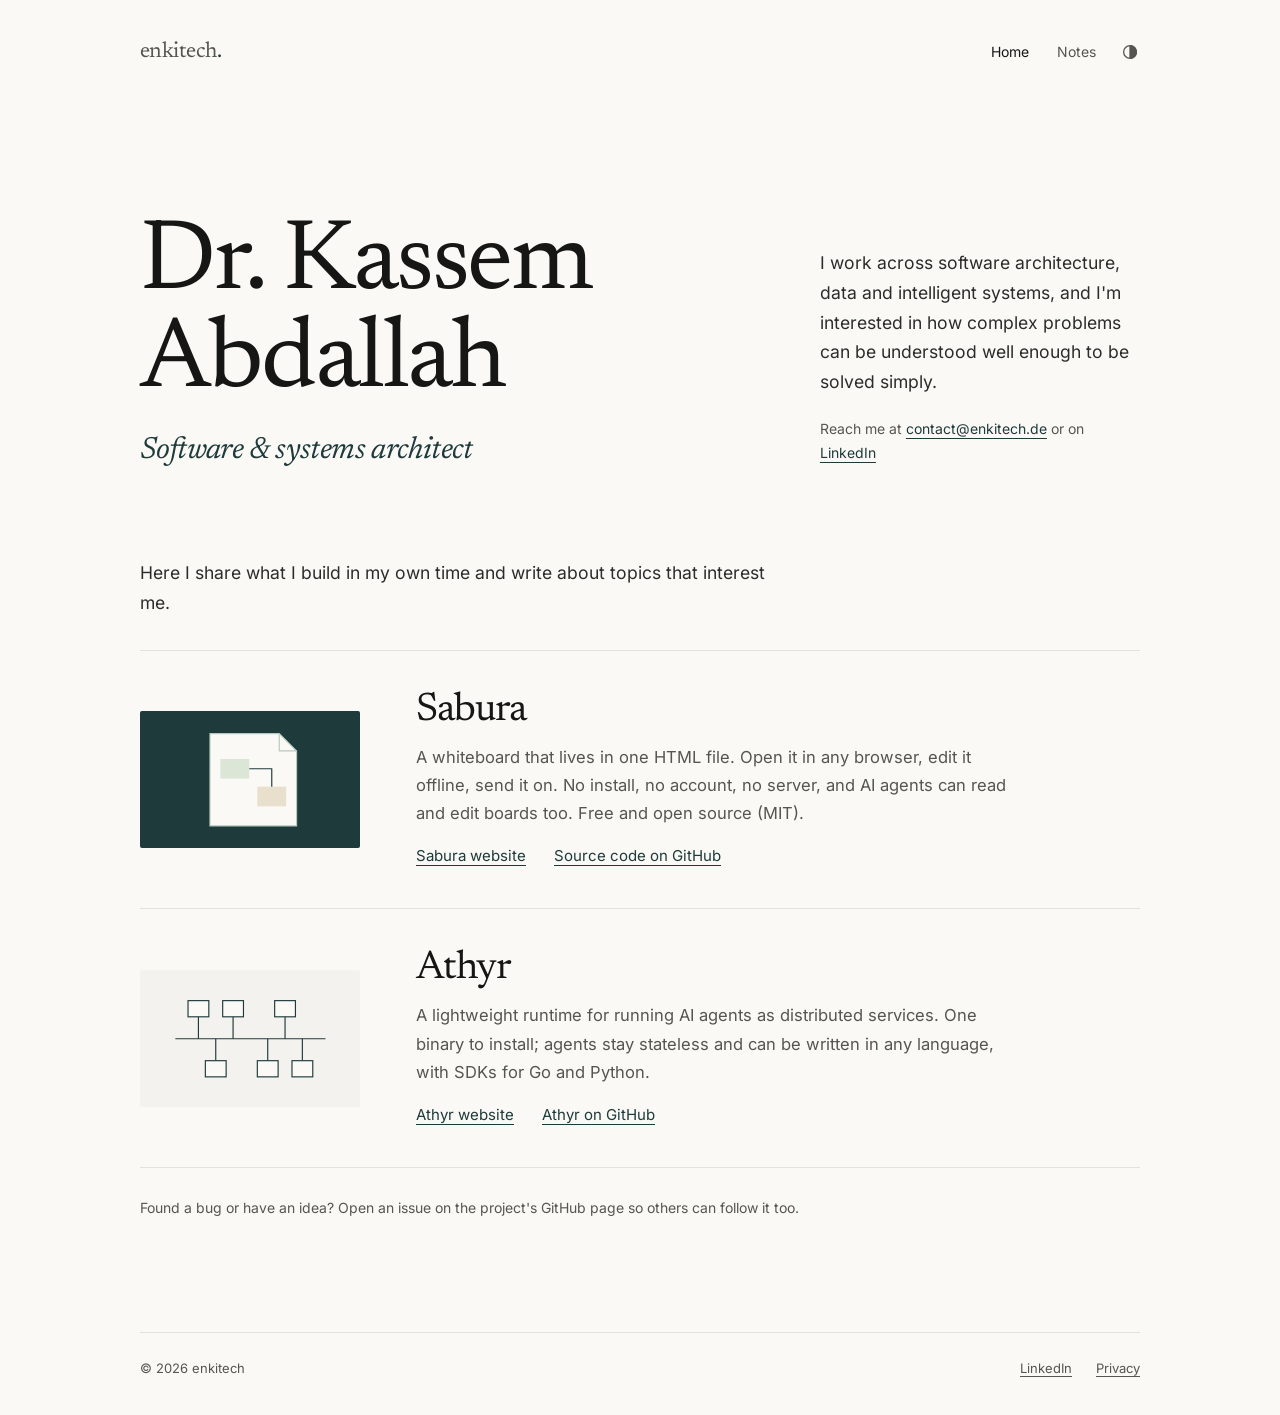
<file: index.html>
<!doctype html>
<html lang="en">
<head>
<meta charset="utf-8">
<meta name="viewport" content="width=device-width, initial-scale=1">
<title>Dr. Kassem Abdallah · enkitech</title>
<meta name="description" content="Dr. Kassem Abdallah, software and systems architect, and the projects I build in my own time, such as Sabura and Athyr.">
<link rel="canonical" href="https://enkitech.de/">
<meta property="og:type" content="website">
<meta property="og:site_name" content="enkitech">
<meta property="og:title" content="Dr. Kassem Abdallah · Software &amp; systems architect">
<meta property="og:description" content="Software architecture, data and intelligent systems.">
<meta property="og:url" content="https://enkitech.de/">
<meta property="og:image" content="https://enkitech.de/assets/og.png">
<meta property="og:image:width" content="1200">
<meta property="og:image:height" content="630">
<meta name="twitter:card" content="summary_large_image">
<link rel="icon" href="/assets/favicon.svg" type="image/svg+xml">
<link rel="icon" href="/assets/favicon-32.png" sizes="32x32" type="image/png">
<link rel="apple-touch-icon" href="/assets/apple-touch-icon.png">
<link rel="preload" href="/assets/fonts/newsreader-latin-400-normal.woff2" as="font" type="font/woff2" crossorigin>
<link rel="stylesheet" href="/assets/site.css">
<script src="/assets/theme.js"></script>
</head>
<body>
<a class="skip" href="#main">Skip to content</a>
<div class="frame">

<header class="site-header">
<a class="brand" href="/">enkitech<span>.</span></a>
<nav class="site-nav" aria-label="Main">
<a href="/" aria-current="page">Home</a>
<a href="/notes/">Notes</a>
<button type="button" class="theme-toggle" data-theme-toggle aria-label="Switch theme"><svg viewBox="0 0 24 24" aria-hidden="true" fill="none" stroke="currentColor" stroke-width="1.7" stroke-linecap="round" stroke-linejoin="round"><circle cx="12" cy="12" r="8.5"/><path d="M12 3.5v17a8.5 8.5 0 0 0 0-17Z" fill="currentColor"/></svg></button>
</nav>
</header>

<main id="main">
<section class="hero">
<div class="hero-title">
<h1>Dr. Kassem<br>Abdallah</h1>
<p class="role">Software &amp; systems architect</p>
</div>
<div class="hero-side">
<p>I work across software architecture, data and intelligent systems, and I'm interested in how complex problems can be understood well enough to be solved simply.</p>
<p class="meta" id="contact">Reach me at <a class="link" href="mailto:contact@enkitech.de">contact@enkitech.de</a> or on <a class="link" href="https://www.linkedin.com/in/kasfreedom">LinkedIn</a></p>
</div>
</section>

<p class="projects-intro" id="projects">Here I share what I build in my own time and write about topics that interest me.</p>
<section class="projects" aria-label="Projects">
<article class="project">
<div class="thumb thumb--dark">
<svg viewBox="0 0 320 200" role="img" aria-label="Diagram: a whiteboard contained in a single HTML file">
<path d="M90 20H210L240 50V180H90Z" fill="#faf9f6" stroke="#b5c9be" stroke-width="2"/><path d="M210 20V50H240" fill="none" stroke="#b5c9be" stroke-width="2"/>
<rect x="108" y="64" width="50" height="34" fill="#dce6d7"/><rect x="172" y="112" width="50" height="34" fill="#e8dfcd"/>
<path d="M158 81H197V112" fill="none" stroke="#1e3a3a" stroke-width="2"/>
</svg>
</div>
<div>
<h2>Sabura</h2>
<p>A whiteboard that lives in one HTML file. Open it in any browser, edit it offline, send it on. No install, no account, no server, and AI agents can read and edit boards too. Free and open source (MIT).</p>
<p class="links"><a class="link" href="https://sabura.enkitech.de/">Sabura website</a><a class="link" href="https://github.com/sabura-app/sabura-editor">Source code on GitHub</a></p>
</div>
</article>

<article class="project">
<div class="thumb">
<svg viewBox="0 0 320 200" role="img" aria-label="Diagram: agents running as separate services on one message backbone">
<g fill="none" stroke="var(--thumb-stroke)" stroke-width="2"><path d="M30 100H290"/><path d="M70 100V62M130 100V62M190 100V138M250 100V138M100 100V138M220 100V62"/></g>
<g fill="var(--paper)" stroke="var(--thumb-stroke)" stroke-width="2"><rect x="52" y="34" width="36" height="28"/><rect x="112" y="34" width="36" height="28"/><rect x="202" y="34" width="36" height="28"/><rect x="82" y="138" width="36" height="28"/><rect x="172" y="138" width="36" height="28"/><rect x="232" y="138" width="36" height="28"/></g>
</svg>
</div>
<div>
<h2>Athyr</h2>
<p>A lightweight runtime for running AI agents as distributed services. One binary to install; agents stay stateless and can be written in any language, with SDKs for Go and Python.</p>
<p class="links"><a class="link" href="https://athyr.enkitech.de/">Athyr website</a><a class="link" href="https://github.com/athyr-tech">Athyr on GitHub</a></p>
</div>
</article>

<!-- To add a project: copy one <article class="project"> above (newest first).
     The thumbnail is a small inline SVG with a 320x200 viewBox. -->
</section>

<p class="projects-note">Found a bug or have an idea? Open an issue on the project's GitHub page so others can follow it too.</p>
</main>

<footer class="site-footer">
<span>© 2026 enkitech</span>
<nav aria-label="Legal and profiles">
<a href="https://www.linkedin.com/in/kasfreedom">LinkedIn</a>
<a href="/privacy/">Privacy</a>
</nav>
</footer>

</div>
</body>
</html>
</file>
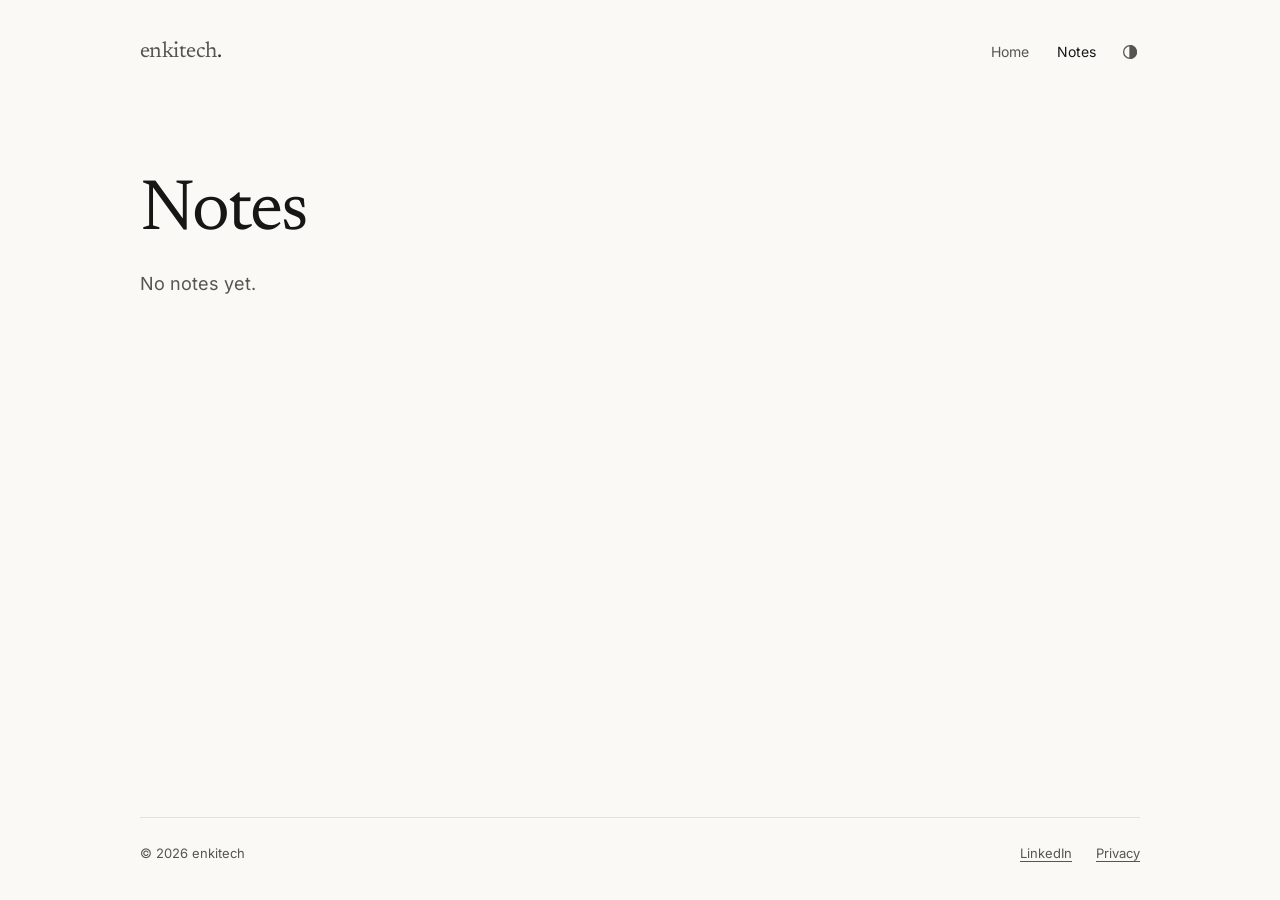
<file: notes/index.html>
<!doctype html>
<html lang="en">
<head>
<meta charset="utf-8">
<meta name="viewport" content="width=device-width, initial-scale=1">
<title>Notes · enkitech</title>
<meta name="description" content="Notes by Dr. Kassem Abdallah on topics that interest me.">
<link rel="canonical" href="https://enkitech.de/notes/">
<link rel="icon" href="/assets/favicon.svg" type="image/svg+xml">
<link rel="icon" href="/assets/favicon-32.png" sizes="32x32" type="image/png">
<link rel="apple-touch-icon" href="/assets/apple-touch-icon.png">
<link rel="stylesheet" href="/assets/site.css">
<script src="/assets/theme.js"></script>
</head>
<body>
<a class="skip" href="#main">Skip to content</a>
<div class="frame">

<header class="site-header">
<a class="brand" href="/">enkitech<span>.</span></a>
<nav class="site-nav" aria-label="Main">
<a href="/">Home</a>
<a href="/notes/" aria-current="page">Notes</a>
<button type="button" class="theme-toggle" data-theme-toggle aria-label="Switch theme"><svg viewBox="0 0 24 24" aria-hidden="true" fill="none" stroke="currentColor" stroke-width="1.7" stroke-linecap="round" stroke-linejoin="round"><circle cx="12" cy="12" r="8.5"/><path d="M12 3.5v17a8.5 8.5 0 0 0 0-17Z" fill="currentColor"/></svg></button>
</nav>
</header>

<main id="main" class="page">
<h1>Notes</h1>
<p class="lede">No notes yet.</p>
<!-- When the first note is out, replace the line above with a list, newest first:
<ul class="articles">
<li><a class="link" href="/notes/slug/">Title</a> <time datetime="2027-01-31">31 January 2027</time></li>
</ul> -->
</main>


<footer class="site-footer">
<span>© 2026 enkitech</span>
<nav aria-label="Legal and profiles">
<a href="https://www.linkedin.com/in/kasfreedom">LinkedIn</a>
<a href="/privacy/">Privacy</a>
</nav>
</footer>

</div>
</body>
</html>
</file>
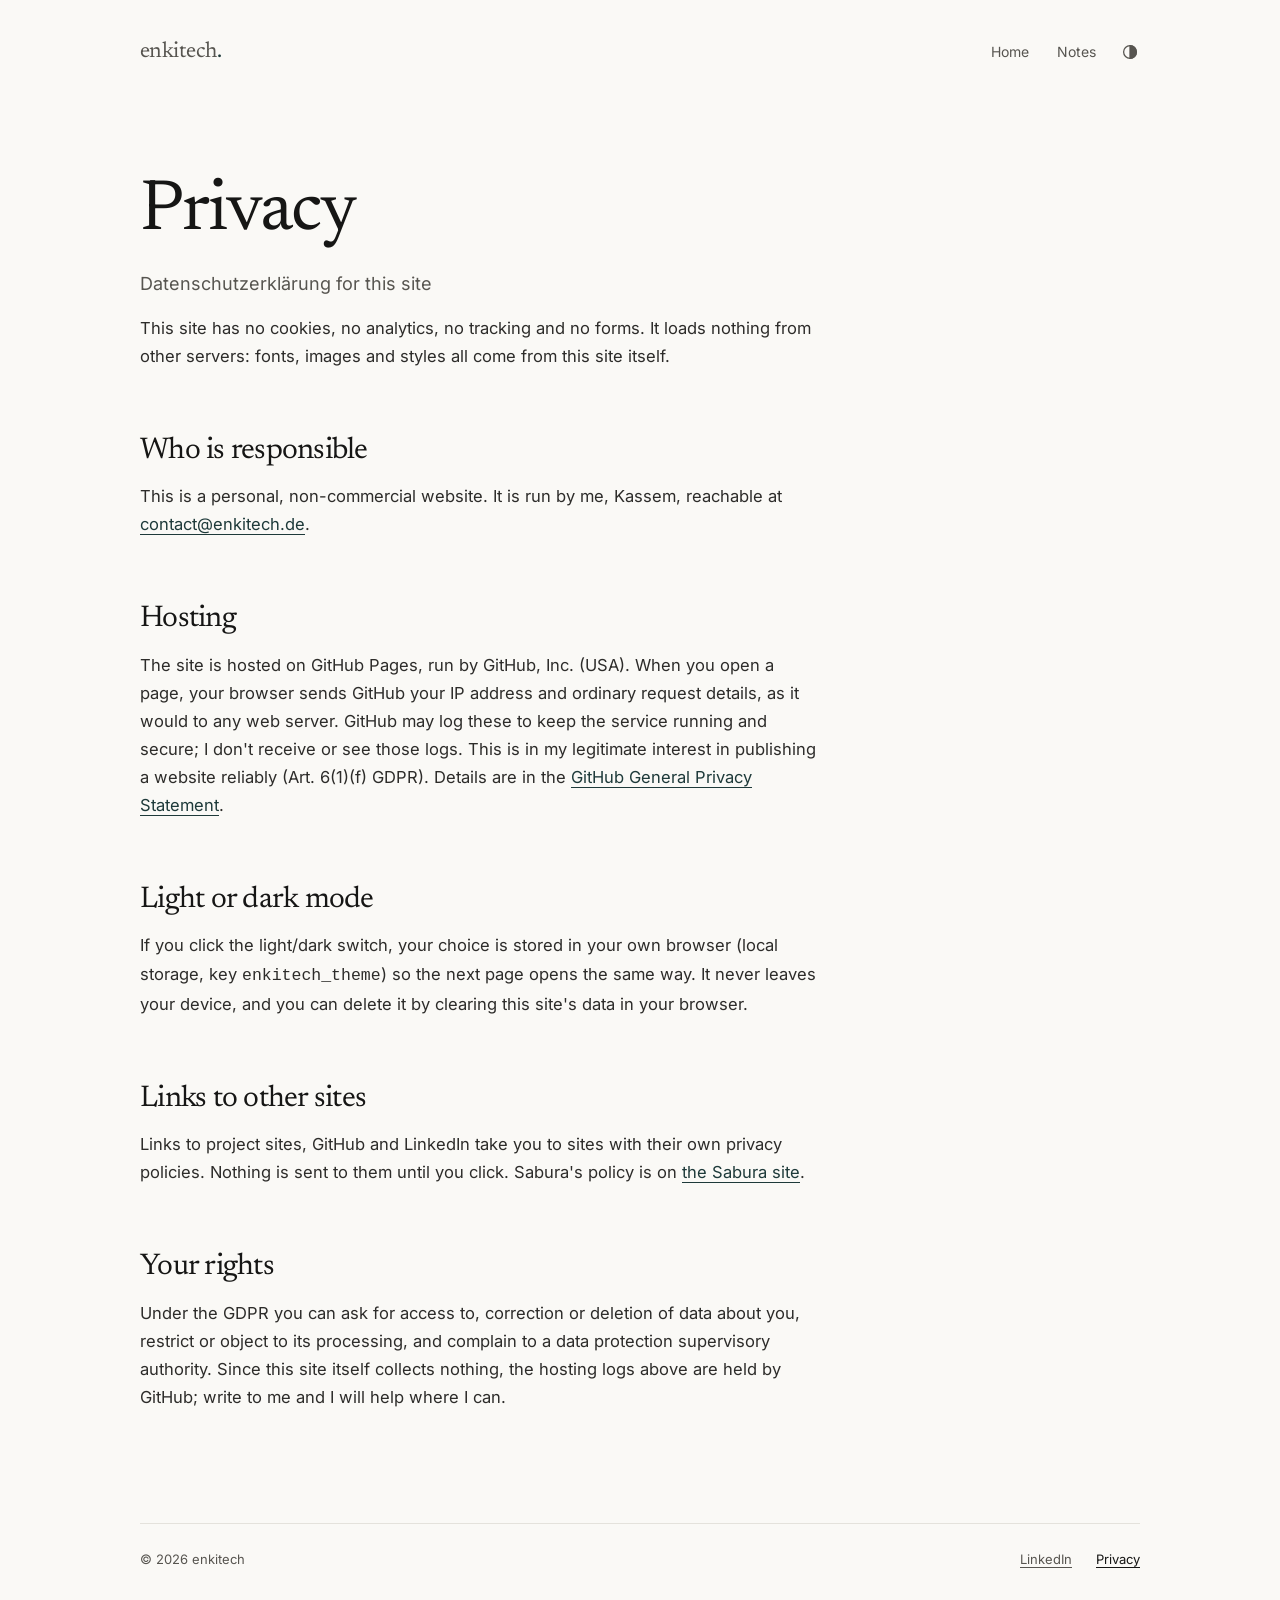
<file: privacy/index.html>
<!doctype html>
<html lang="en">
<head>
<meta charset="utf-8">
<meta name="viewport" content="width=device-width, initial-scale=1">
<title>Privacy · enkitech</title>
<meta name="description" content="Privacy policy for enkitech.de: no cookies, no tracking, hosted on GitHub Pages.">
<link rel="icon" href="/assets/favicon.svg" type="image/svg+xml">
<link rel="icon" href="/assets/favicon-32.png" sizes="32x32" type="image/png">
<link rel="apple-touch-icon" href="/assets/apple-touch-icon.png">
<link rel="stylesheet" href="/assets/site.css">
<script src="/assets/theme.js"></script>
</head>
<body>
<a class="skip" href="#main">Skip to content</a>
<div class="frame">

<header class="site-header">
<a class="brand" href="/">enkitech<span>.</span></a>
<nav class="site-nav" aria-label="Main">
<a href="/">Home</a>
<a href="/notes/">Notes</a>
<button type="button" class="theme-toggle" data-theme-toggle aria-label="Switch theme"><svg viewBox="0 0 24 24" aria-hidden="true" fill="none" stroke="currentColor" stroke-width="1.7" stroke-linecap="round" stroke-linejoin="round"><circle cx="12" cy="12" r="8.5"/><path d="M12 3.5v17a8.5 8.5 0 0 0 0-17Z" fill="currentColor"/></svg></button>
</nav>
</header>

<main id="main" class="page">
<h1>Privacy</h1>
<p class="lede">Datenschutzerklärung for this site</p>

<p>This site has no cookies, no analytics, no tracking and no forms. It loads nothing from other servers: fonts, images and styles all come from this site itself.</p>

<h2>Who is responsible</h2>
<p>This is a personal, non-commercial website. It is run by me, Kassem, reachable at <a class="link" href="mailto:contact@enkitech.de">contact@enkitech.de</a>.</p>

<h2>Hosting</h2>
<p>The site is hosted on GitHub Pages, run by GitHub, Inc. (USA). When you open a page, your browser sends GitHub your IP address and ordinary request details, as it would to any web server. GitHub may log these to keep the service running and secure; I don't receive or see those logs. This is in my legitimate interest in publishing a website reliably (Art. 6(1)(f) GDPR). Details are in the <a class="link" href="https://docs.github.com/en/site-policy/privacy-policies/github-general-privacy-statement">GitHub General Privacy Statement</a>.</p>

<h2>Light or dark mode</h2>
<p>If you click the light/dark switch, your choice is stored in your own browser (local storage, key <code>enkitech_theme</code>) so the next page opens the same way. It never leaves your device, and you can delete it by clearing this site's data in your browser.</p>

<h2>Links to other sites</h2>
<p>Links to project sites, GitHub and LinkedIn take you to sites with their own privacy policies. Nothing is sent to them until you click. Sabura's policy is on <a class="link" href="https://sabura.enkitech.de/privacy/">the Sabura site</a>.</p>

<h2>Your rights</h2>
<p>Under the GDPR you can ask for access to, correction or deletion of data about you, restrict or object to its processing, and complain to a data protection supervisory authority. Since this site itself collects nothing, the hosting logs above are held by GitHub; write to me and I will help where I can.</p>
</main>

<footer class="site-footer">
<span>© 2026 enkitech</span>
<nav aria-label="Legal and profiles">
<a href="https://www.linkedin.com/in/kasfreedom">LinkedIn</a>
<a href="/privacy/" aria-current="page">Privacy</a>
</nav>
</footer>

</div>
</body>
</html>
</file>
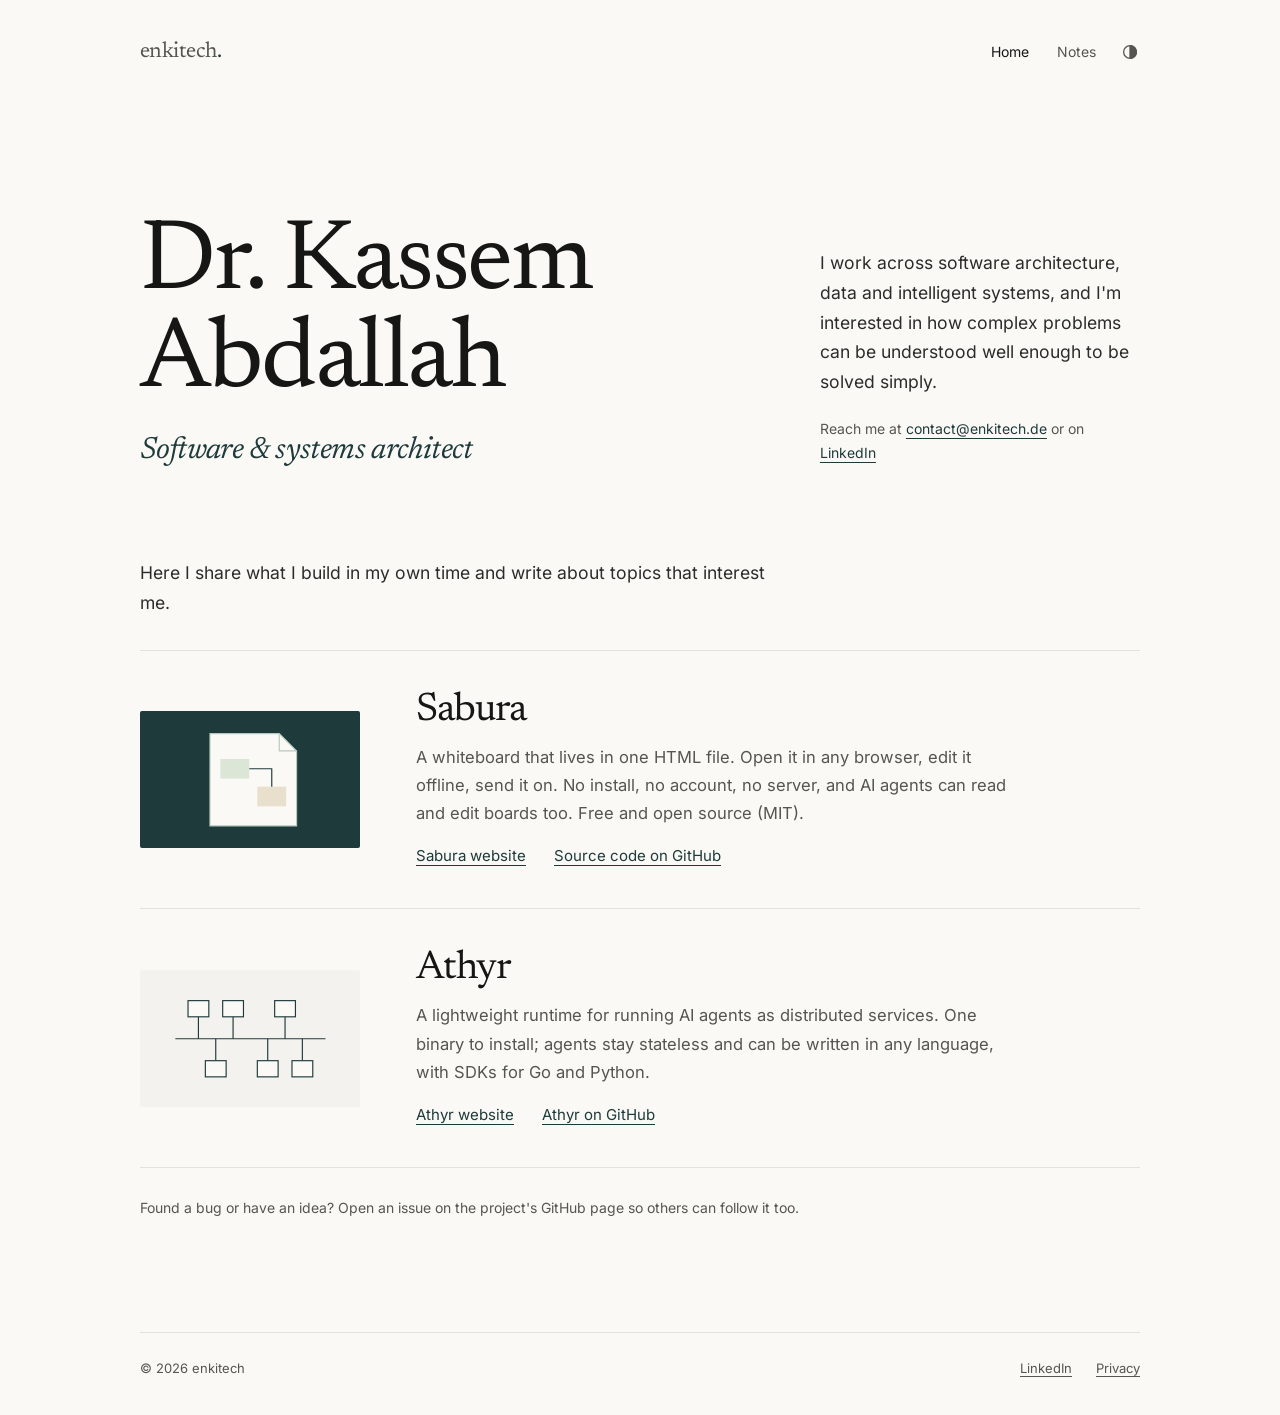
<file: projects/index.html>
<!doctype html>
<html lang="en">
<head>
<meta charset="utf-8">
<meta name="viewport" content="width=device-width, initial-scale=1">
<title>Projects · enkitech</title>
<meta name="robots" content="noindex">
<link rel="canonical" href="https://enkitech.de/#projects">
<meta http-equiv="refresh" content="0; url=/#projects">
<link rel="icon" href="/assets/favicon.svg" type="image/svg+xml">
<link rel="stylesheet" href="/assets/site.css">
<script src="/assets/theme.js"></script>
</head>
<body>
<div class="frame">
<main class="page">
<h1>Projects</h1>
<p class="lede">The projects are now on the <a class="link" href="/#projects">home page</a>.</p>
</main>
</div>
</body>
</html>
</file>
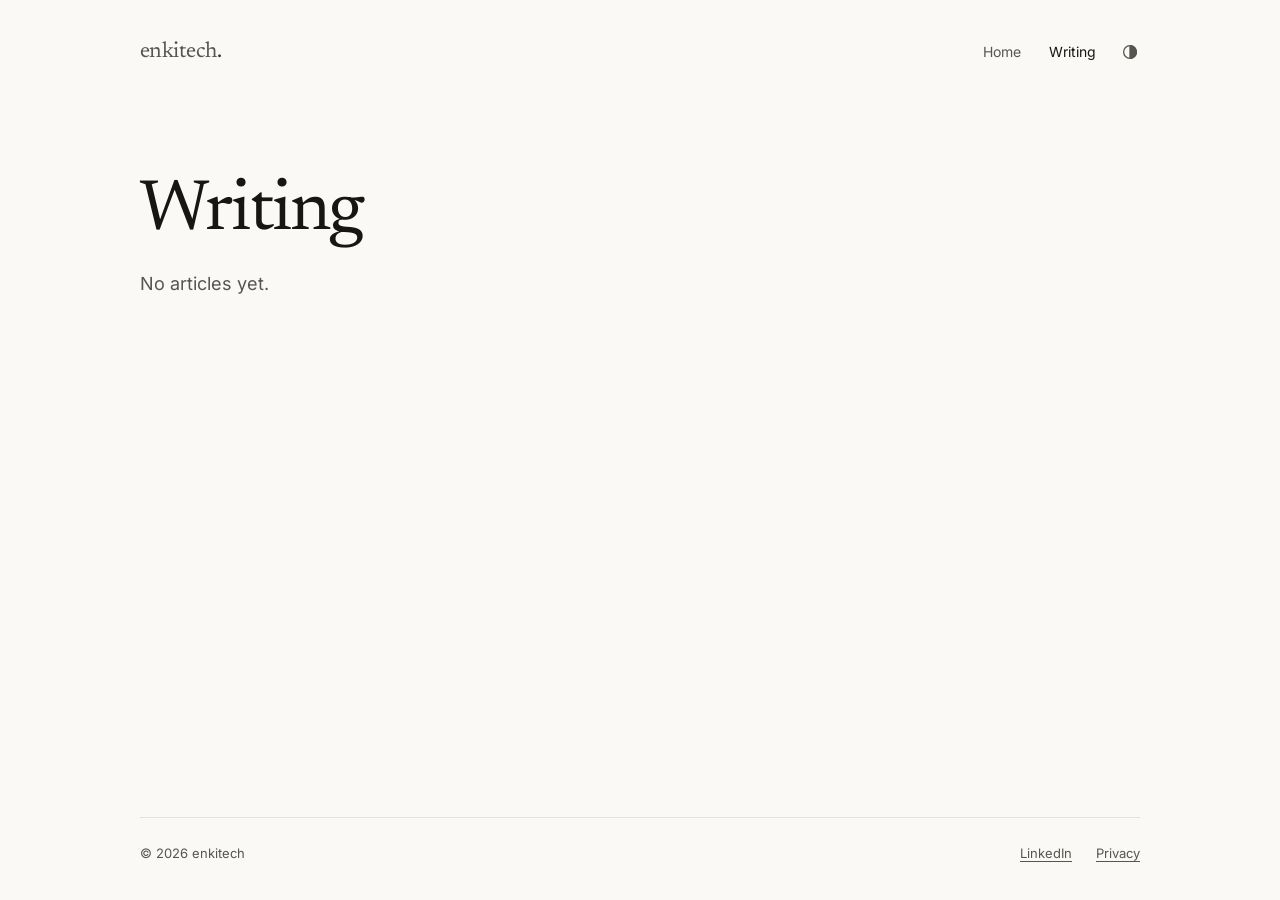
<file: writing/index.html>
<!doctype html>
<html lang="en">
<head>
<meta charset="utf-8">
<meta name="viewport" content="width=device-width, initial-scale=1">
<title>Writing · enkitech</title>
<meta name="description" content="Articles by Dr. Kassem Abdallah.">
<link rel="canonical" href="https://enkitech.de/writing/">
<link rel="icon" href="/assets/favicon.svg" type="image/svg+xml">
<link rel="icon" href="/assets/favicon-32.png" sizes="32x32" type="image/png">
<link rel="apple-touch-icon" href="/assets/apple-touch-icon.png">
<link rel="stylesheet" href="/assets/site.css">
<script src="/assets/theme.js"></script>
</head>
<body>
<a class="skip" href="#main">Skip to content</a>
<div class="frame">

<header class="site-header">
<a class="brand" href="/">enkitech<span>.</span></a>
<nav class="site-nav" aria-label="Main">
<a href="/">Home</a>
<a href="/writing/" aria-current="page">Writing</a>
<button type="button" class="theme-toggle" data-theme-toggle aria-label="Switch theme"><svg viewBox="0 0 24 24" aria-hidden="true" fill="none" stroke="currentColor" stroke-width="1.7" stroke-linecap="round" stroke-linejoin="round"><circle cx="12" cy="12" r="8.5"/><path d="M12 3.5v17a8.5 8.5 0 0 0 0-17Z" fill="currentColor"/></svg></button>
</nav>
</header>

<main id="main" class="page">
<h1>Writing</h1>
<p class="lede">No articles yet.</p>
<!-- When the first article is out, replace the line above with a list, newest first:
<ul class="articles">
<li><a class="link" href="/writing/slug/">Title</a> <time datetime="2027-01-31">31 January 2027</time></li>
</ul> -->
</main>


<footer class="site-footer">
<span>© 2026 enkitech</span>
<nav aria-label="Legal and profiles">
<a href="https://www.linkedin.com/in/kasfreedom">LinkedIn</a>
<a href="/privacy/">Privacy</a>
</nav>
</footer>

</div>
</body>
</html>
</file>
<file: assets/site.css>
/* enkitech.de. Fonts are served from this site (no requests to third parties). */
@font-face{font-family:"Newsreader";src:url("fonts/newsreader-latin-400-normal.woff2") format("woff2");font-weight:400;font-style:normal;font-display:swap}
@font-face{font-family:"Newsreader";src:url("fonts/newsreader-latin-400-italic.woff2") format("woff2");font-weight:400;font-style:italic;font-display:swap}
@font-face{font-family:"Inter";src:url("fonts/inter-latin-400-normal.woff2") format("woff2");font-weight:400;font-style:normal;font-display:swap}
@font-face{font-family:"Inter";src:url("fonts/inter-latin-500-normal.woff2") format("woff2");font-weight:500;font-style:normal;font-display:swap}

:root{
  --paper:#faf9f6;--ink:#161615;--body:#2d2c2a;--muted:#575550;
  --accent:#1e3a3a;--line:#e4e2dc;--line-strong:#c8c4ba;--surface:#f3f2ee;
  --thumb-dark:#1e3a3a;--thumb-stroke:#1e3a3a;
  --serif:"Newsreader",Georgia,"Times New Roman",serif;
  --sans:"Inter",system-ui,-apple-system,"Segoe UI",Roboto,sans-serif;
  color-scheme:light;
}
/* Dark: follows the system unless the visitor picked a theme with the switch
   (data-theme on <html>, set by assets/theme.js). Keep the two dark blocks identical. */
:root[data-theme="dark"]{
    --paper:#131312;--ink:#eeebe4;--body:#d6d3cb;--muted:#a6a298;
    --accent:#8fc1ae;--line:#2f2e2b;--line-strong:#4a4843;--surface:#1c1c1a;
    --thumb-dark:#1e3a3a;--thumb-stroke:#8fc1ae;
    color-scheme:dark;
}
@media (prefers-color-scheme:dark){
  :root:not([data-theme="light"]){
    --paper:#131312;--ink:#eeebe4;--body:#d6d3cb;--muted:#a6a298;
    --accent:#8fc1ae;--line:#2f2e2b;--line-strong:#4a4843;--surface:#1c1c1a;
    --thumb-dark:#1e3a3a;--thumb-stroke:#8fc1ae;
    color-scheme:dark;
  }
}

*,*::before,*::after{box-sizing:border-box}
@media (prefers-reduced-motion:reduce){*{transition:none!important}}
body{margin:0;background:var(--paper);color:var(--ink);font-family:var(--sans);font-size:16.5px;line-height:1.7;-webkit-font-smoothing:antialiased;text-rendering:optimizeLegibility}
a{color:inherit;text-decoration:none}
a:focus-visible{outline:2px solid var(--accent);outline-offset:4px;border-radius:2px}
.skip{position:absolute;left:-9999px;top:0}
.skip:focus{left:16px;top:16px;background:var(--paper);padding:8px 12px;z-index:10}

/* The frame fills the screen and main takes the spare height,
   so the footer rests at the bottom on short pages and follows the text on long ones. */
.frame{max-width:1080px;margin:0 auto;padding:0 40px;min-height:100vh;min-height:100dvh;display:flex;flex-direction:column}
main{flex:1 0 auto}

/* header */
.site-header{display:flex;flex-wrap:wrap;justify-content:space-between;align-items:center;gap:16px 32px;padding:36px 0}
.brand{font-family:var(--serif);font-size:22px;line-height:1;letter-spacing:-.025em;color:var(--muted);transition:color .2s}
.brand:hover,.brand[aria-current="page"]{color:var(--ink)}
.brand span{color:var(--accent)}
.site-nav{display:flex;align-items:center;gap:28px;font-size:14px;color:var(--muted)}
.site-nav a{padding:4px 0;transition:color .2s}
.site-nav a:hover,.site-nav a[aria-current="page"]{color:var(--ink)}
.theme-toggle{display:grid;place-items:center;width:36px;height:36px;margin:-8px -8px -8px -12px;padding:0;border:0;border-radius:50%;background:transparent;color:var(--muted);cursor:pointer;transition:color .2s,background .2s}
.theme-toggle:hover{color:var(--ink);background:var(--surface)}
.theme-toggle:focus-visible{outline:2px solid var(--accent);outline-offset:2px}
.theme-toggle svg{width:18px;height:18px}

/* type */
h1,h2,h3{font-family:var(--serif);font-weight:400;letter-spacing:-.025em;color:var(--ink);margin:0}
.link{color:var(--accent);text-decoration:underline;text-underline-offset:4px;text-decoration-thickness:1px;transition:opacity .2s}
.link:hover{opacity:.75}

/* home, one page: name and note on top, then the projects as rows */
.hero{display:flex;flex-wrap:wrap;align-items:flex-end;justify-content:space-between;gap:40px 72px;padding:112px 0 88px}
.hero-title{flex:999 1 520px;min-width:0}
.hero h1{font-size:clamp(52px,7.8vw,112px);line-height:.98}
.hero .role{margin:22px 0 0;font-family:var(--serif);font-style:italic;font-size:clamp(24px,2.4vw,32px);line-height:1.2;letter-spacing:-.02em;color:var(--accent)}
.hero-side{flex:1 1 320px;max-width:380px;padding-bottom:6px}
.hero-side p{margin:0;font-size:17.5px;color:var(--body)}
.hero-side .meta{margin-top:20px;font-size:14px;color:var(--muted)}

/* inner pages */
.page{max-width:680px;padding:72px 0 112px}
.page h1{font-size:clamp(44px,5.6vw,72px);line-height:1.02}
.page .lede{margin:20px 0 0;font-size:18px;color:var(--muted)}
.page h2{font-size:30px;line-height:1.15;margin:64px 0 0}
.page p,.page li{color:var(--body)}
.page p{margin:14px 0 0}
.page .small{font-size:14px;color:var(--muted)}

/* projects: one row per project, thumbnail beside the text; stacks on phones */
.projects-intro{max-width:36em;margin:0 0 32px;font-size:17.5px;color:var(--body);scroll-margin-top:24px}
.projects{border-top:1px solid var(--line)}
.project{display:grid;grid-template-columns:220px minmax(0,1fr);align-items:center;gap:20px 56px;padding:40px 0;border-bottom:1px solid var(--line)}
.project h2{font-size:40px;line-height:1}
.project p{max-width:36em;margin:12px 0 0;color:var(--muted)}
.project .links{display:flex;flex-wrap:wrap;gap:8px 28px;margin-top:16px;font-size:15px}
.projects-note{margin:28px 0 112px;font-size:14px;color:var(--muted)}
.articles{list-style:none;padding:0}
.articles li{display:flex;flex-wrap:wrap;justify-content:space-between;gap:4px 24px;padding:16px 0;border-bottom:1px solid var(--line)}
.articles time{font-size:14px;color:var(--muted)}
.thumb{aspect-ratio:16/10;background:var(--surface);display:flex;align-items:center;justify-content:center;border-radius:2px;overflow:hidden}
.thumb--dark{background:var(--thumb-dark)}
.thumb svg{width:84%;height:84%;display:block}

/* footer */
.site-footer{display:flex;flex-wrap:wrap;justify-content:space-between;align-items:center;gap:12px 28px;padding:24px 0 36px;border-top:1px solid var(--line);font-size:13px;color:var(--muted)}
.site-footer nav{display:flex;flex-wrap:wrap;gap:24px}
.site-footer a{text-decoration:underline;text-underline-offset:3px;text-decoration-thickness:1px;transition:color .2s}
.site-footer a:hover,.site-footer a[aria-current="page"]{color:var(--ink)}

@media (max-width:720px){
  .frame{padding:0 24px}
  .site-header{padding:28px 0}
  .hero{padding:64px 0 64px;gap:32px}
  .project{grid-template-columns:1fr;padding:32px 0}
  .project h2{font-size:34px}
  .thumb{max-width:280px}
  .projects-note{margin-bottom:80px}
  .page{padding:48px 0 80px}
}
</file>
